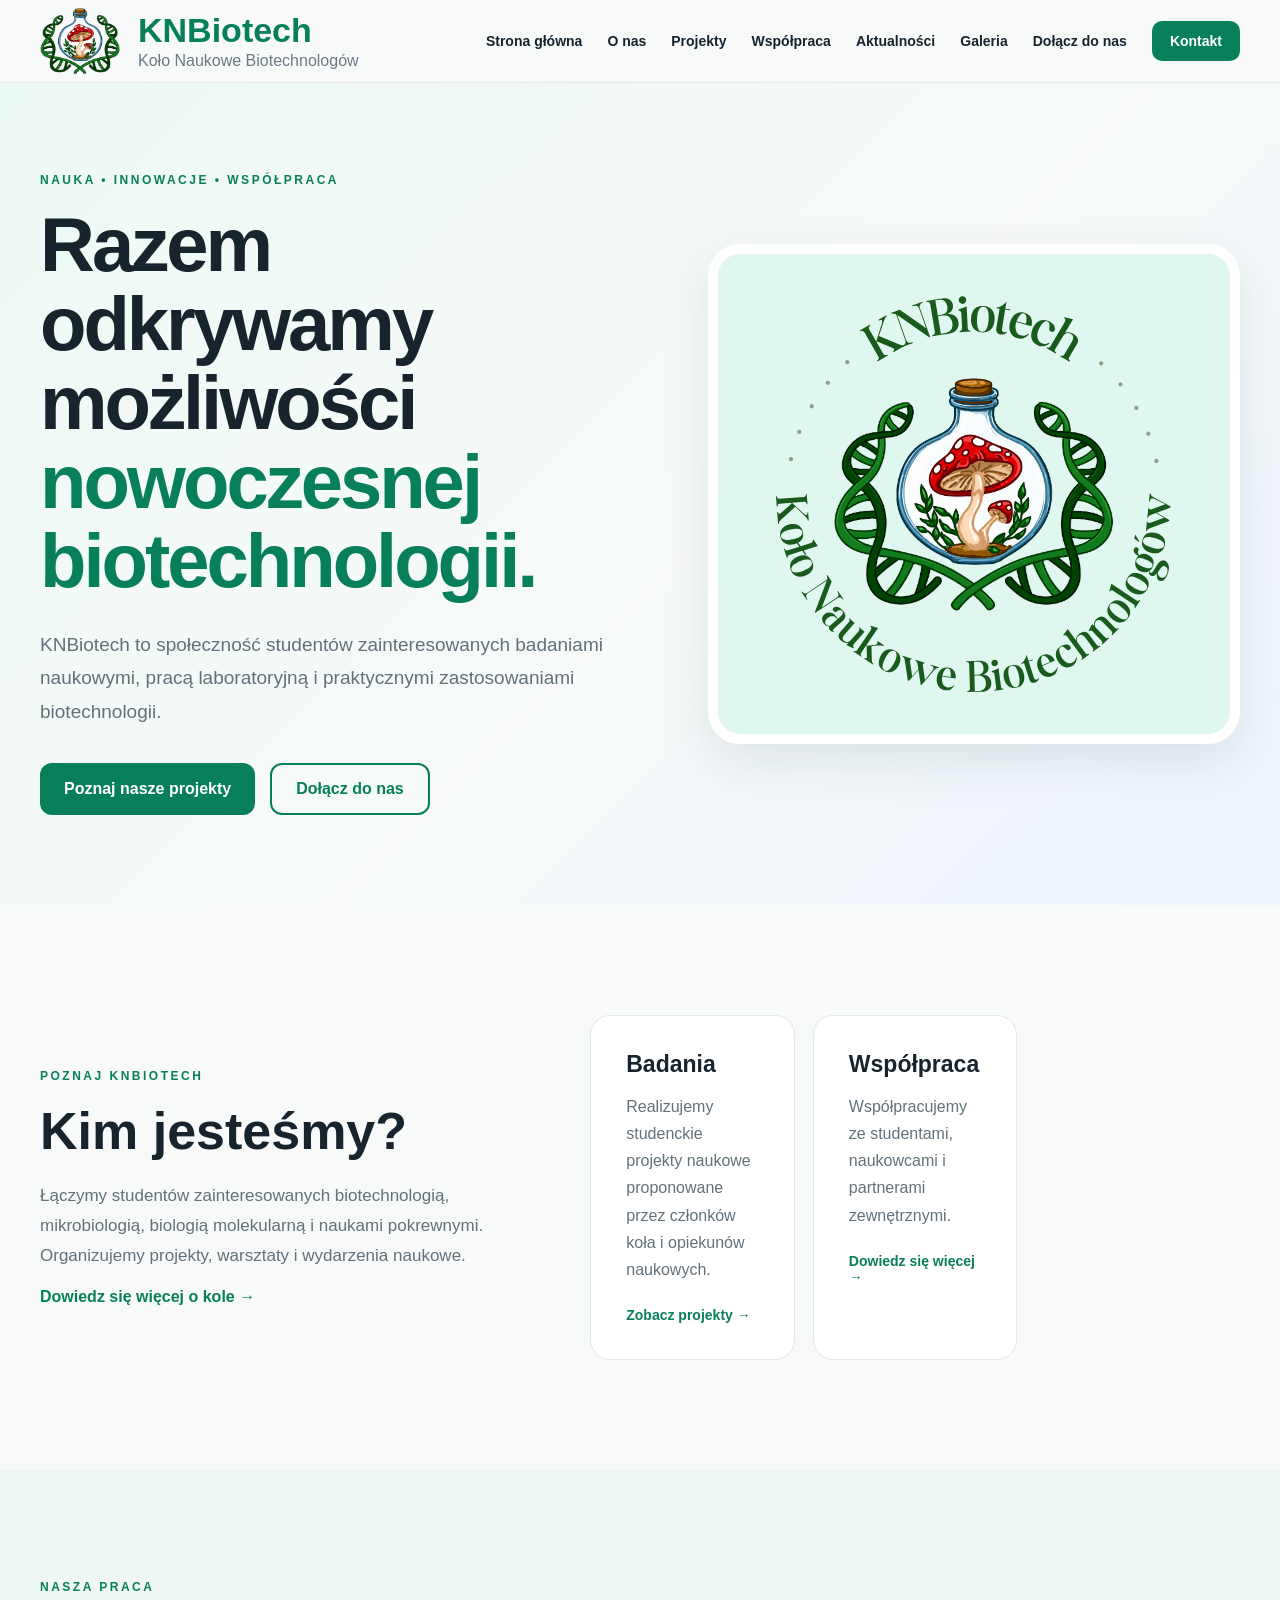
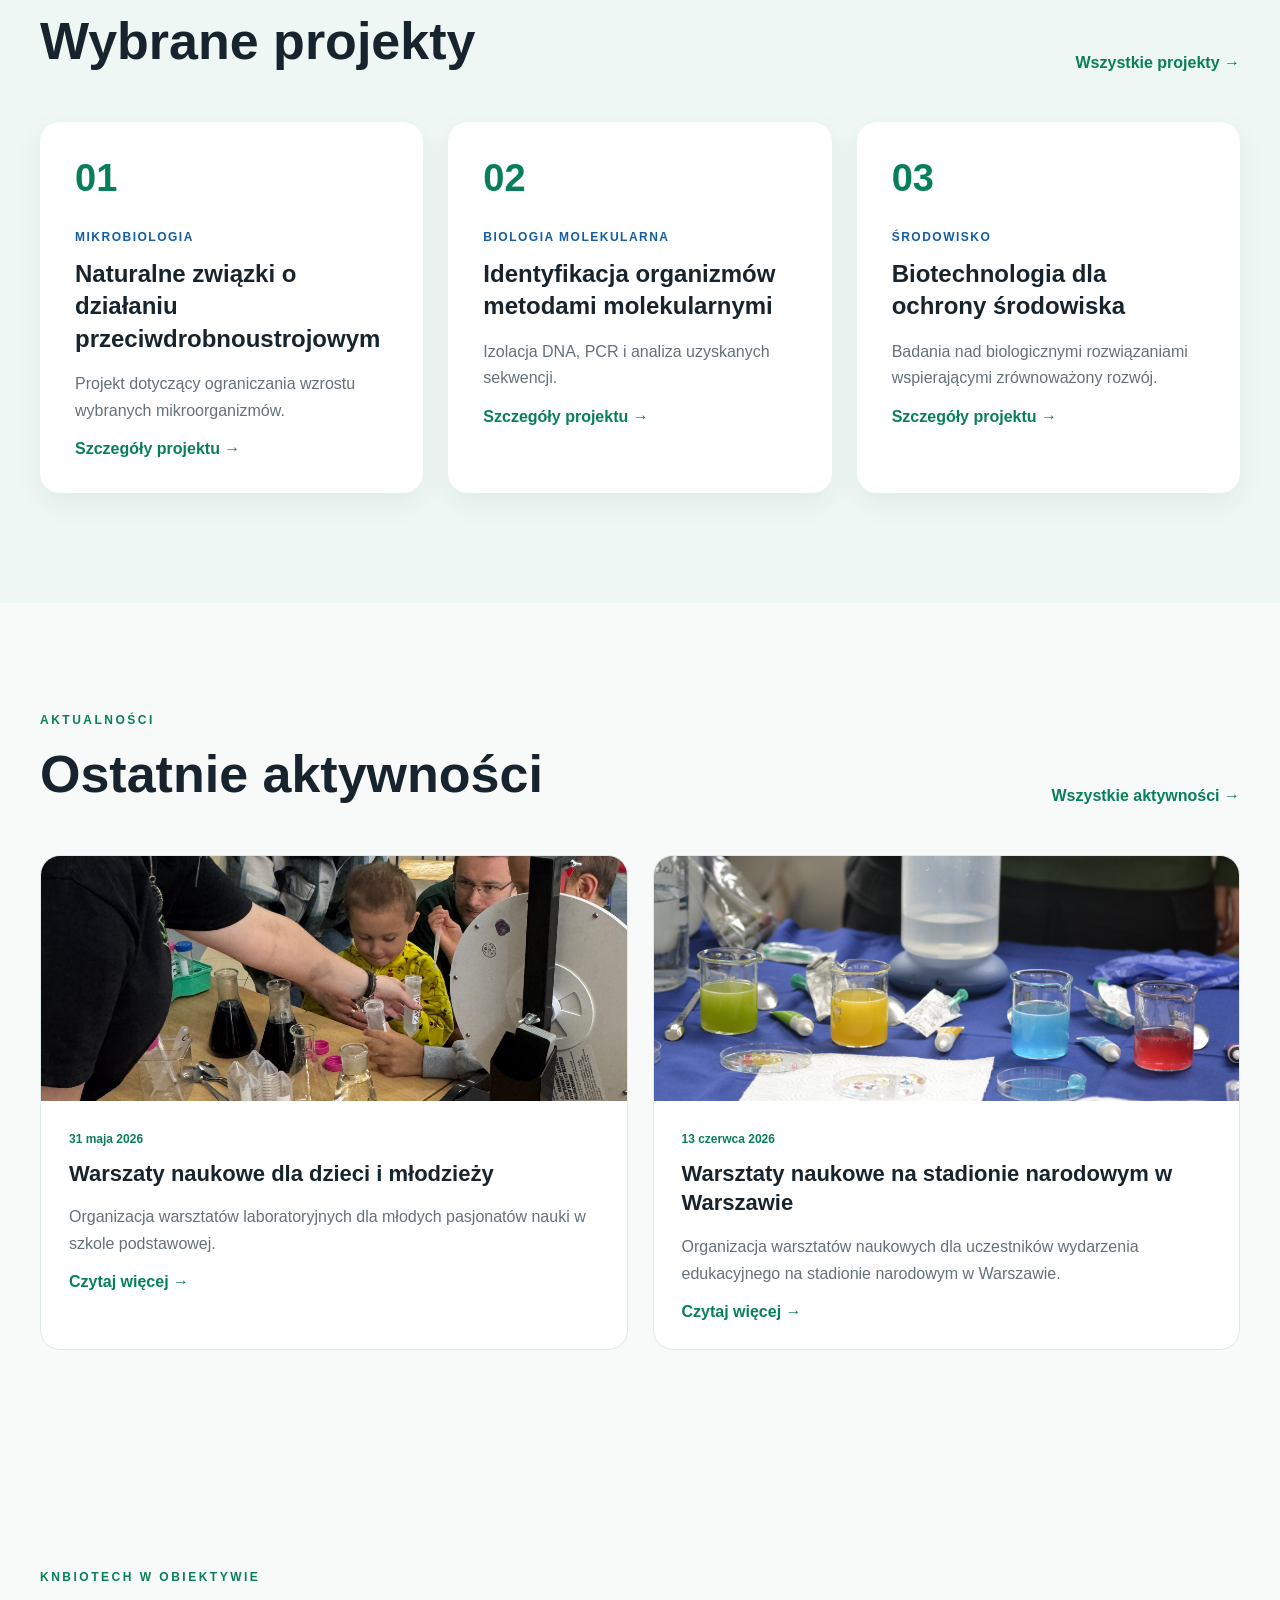
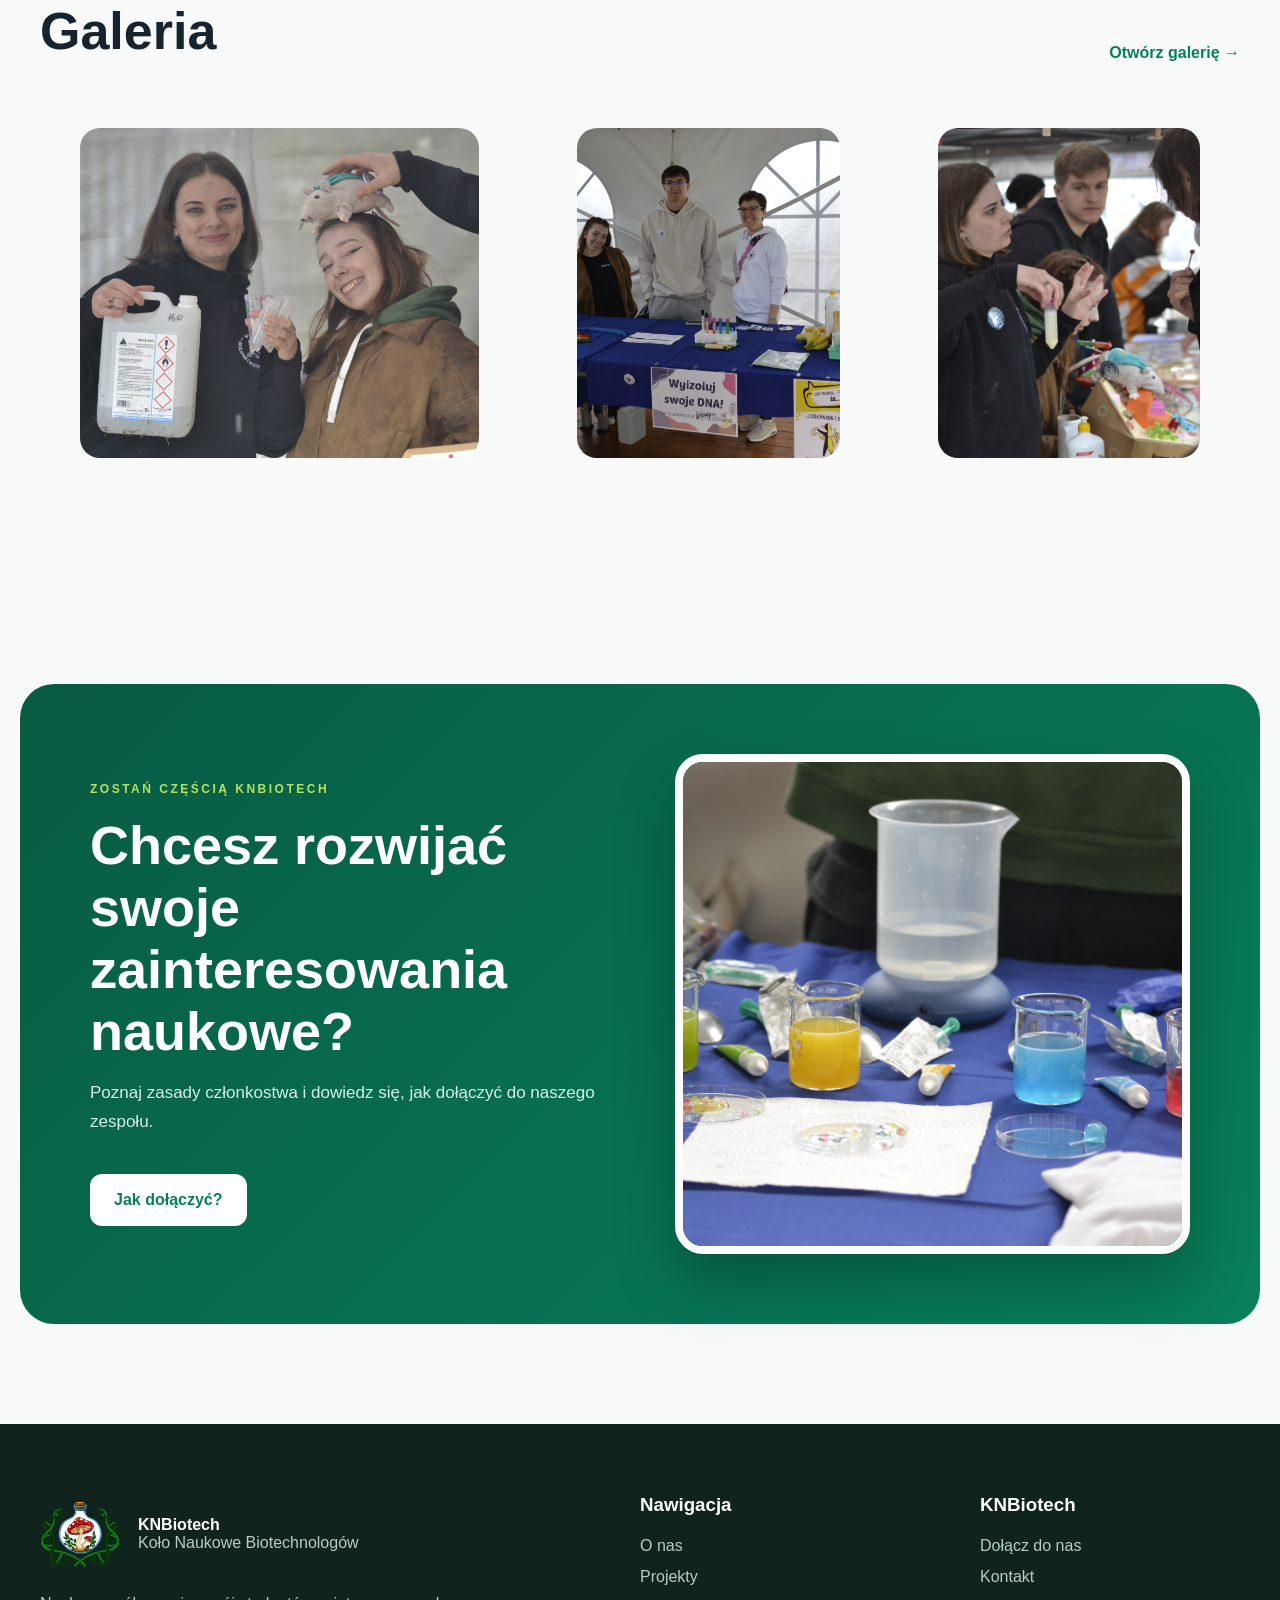
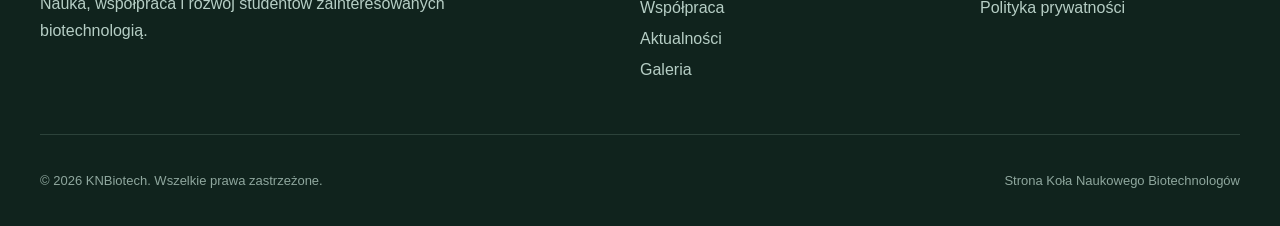
<file: index.html>
<!DOCTYPE html>
<html lang="pl">

<head>
    <meta charset="UTF-8">

    <meta
        name="viewport"
        content="width=device-width, initial-scale=1.0"
    >

    <meta
        name="description"
        content="Oficjalna strona Koła Naukowego Biotechnologów KNBiotech. Poznaj nasze projekty, działalność naukową, wydarzenia i możliwości dołączenia do koła."
    >

    <title>KNBiotech | Koło Naukowe Biotechnologów</title>

    <link rel="stylesheet" href="style.css">

    <script src="script.js" defer></script>
</head>

<body>

    <!-- =========================
         NAVIGATION
    ========================== -->

<header class="site-header">
    <nav class="navbar">

        <a class="logo" href="index.html">

            <img
                src="Images/LOGOS/LOGO5.svg"
                alt="KNBiotech Logo"
                class="navbar-logo"
            >

            <div class="logo-text">

                <h2>KNBiotech</h2>

                <p>Koło Naukowe Biotechnologów</p>

            </div>

        </a>

        <button
            class="menu-button"
            id="menu-button"
            type="button"
            aria-label="Otwórz menu"
            aria-expanded="false"
            aria-controls="nav-links"
        >
            <span></span>
            <span></span>
            <span></span>
        </button>

        <div class="nav-links" id="nav-links">
            <a href="index.html">Strona główna</a>
            <a href="about.html">O nas</a>
            <a href="projects.html">Projekty</a>
            <a href="cooperation.html">Współpraca</a>
            <a href="activities.html">Aktualności</a>
            <a href="gallery.html">Galeria</a>
            <a href="join.html">Dołącz do nas</a>

            <a class="nav-contact-button" href="contact.html">
                Kontakt
            </a>
        </div>

    </nav>
</header>


<main>

    <!-- Hero -->
    <section class="hero">

        <div class="hero-content">

            <div class="hero-text">

                <p class="eyebrow">
                    NAUKA • INNOWACJE • WSPÓŁPRACA
                </p>

                <h1>
                    Razem odkrywamy możliwości
                    <span>nowoczesnej biotechnologii.</span>
                </h1>

                <p class="hero-description">
                    KNBiotech to społeczność studentów zainteresowanych
                    badaniami naukowymi, pracą laboratoryjną i praktycznymi
                    zastosowaniami biotechnologii.
                </p>

                <div class="hero-buttons">

                    <a class="primary-button" href="projects.html">
                        Poznaj nasze projekty
                    </a>

                    <a class="secondary-button" href="join.html">
                        Dołącz do nas
                    </a>

                </div>

            </div>

            <div class="hero-visual">

                <div class="hero-image-card">

                    <img
                        src="LOGO.svg"
                        alt="LOGO KNBiotech"
                    >

                </div>

            </div>

        </div>

    </section>

    <!-- About preview -->
    <section class="section homepage-preview">

        <div class="preview-content">

            <p class="eyebrow">
                POZNAJ KNBIOTECH
            </p>

            <h2>
                Kim jesteśmy?
            </h2>

            <p>
                Łączymy studentów zainteresowanych biotechnologią,
                mikrobiologią, biologią molekularną i naukami pokrewnymi.
                Organizujemy projekty, warsztaty i wydarzenia naukowe.
            </p>

            <a class="text-link" href="about.html">
                Dowiedz się więcej o kole →
            </a>

        </div>

<div class="preview-card-grid">

    <a class="about-card clickable-card" href="projects.html">
        
        <h3>Badania</h3>
        <p>

            Realizujemy studenckie projekty naukowe proponowane przez członków koła i opiekunów naukowych.

        </p>
        <span class="card-arrow">

            Zobacz projekty →

        </span>
    </a>

    <a class="about-card clickable-card" href="cooperation.html">

        <h3>Współpraca</h3>
        <p>

            Współpracujemy ze studentami, naukowcami

            i partnerami zewnętrznymi.

        </p>
        <span class="card-arrow">

            Dowiedz się więcej →

        </span>
    </a>
</div>

    </section>

    <!-- Projects preview -->
    <section class="section projects-preview">

        <div class="section-title-row">

            <div>
                <p class="eyebrow">NASZA PRACA</p>
                <h2>Wybrane projekty</h2>
            </div>

            <a class="text-link" href="projects.html">
                Wszystkie projekty →
            </a>

        </div>

        <div class="projects-grid">

            <article class="project-card">

                <div class="project-top">
                    <span class="project-number">01</span>
                </div>

                <p class="project-category">
                    Mikrobiologia
                </p>

                <h3>
                    Naturalne związki o działaniu przeciwdrobnoustrojowym
                </h3>

                <p>
                    Projekt dotyczący ograniczania wzrostu wybranych
                    mikroorganizmów.
                </p>

                <a href="projects.html">
                    Szczegóły projektu →
                </a>

            </article>

            <article class="project-card">

                <div class="project-top">
                    <span class="project-number">02</span>
                    <span class="project-icon"></span>
                </div>

                <p class="project-category">
                    Biologia molekularna
                </p>

                <h3>
                    Identyfikacja organizmów metodami molekularnymi
                </h3>

                <p>
                    Izolacja DNA, PCR i analiza uzyskanych sekwencji.
                </p>

                <a href="projects.html">
                    Szczegóły projektu →
                </a>

            </article>

            <article class="project-card">

                <div class="project-top">
                    <span class="project-number">03</span>
                    <span class="project-icon"></span>
                </div>

                <p class="project-category">
                    Środowisko
                </p>

                <h3>
                    Biotechnologia dla ochrony środowiska
                </h3>

                <p>
                    Badania nad biologicznymi rozwiązaniami wspierającymi
                    zrównoważony rozwój.
                </p>

                <a href="projects.html">
                    Szczegóły projektu →
                </a>

            </article>

        </div>

    </section>

    <!-- Activities preview -->
    <section class="section activities-preview">

        <div class="section-title-row">

            <div>
                <p class="eyebrow">AKTUALNOŚCI</p>
                <h2>Ostatnie aktywności</h2>
            </div>

            <a class="text-link" href="activities.html">
                Wszystkie aktywności →
            </a>

        </div>

        <div class="activities-grid">

            <article class="activity-card">

                <div class="activity-image">

                    <img
                        src="Images/LAS/KABATY.jpg"
                        alt="Warsztaty laboratoryjne"
                    >

                    <div class="image-fallback">
                        <span>🔬</span>
                        <p>Warsztaty laboratoryjne</p>
                    </div>

                </div>

                <div class="activity-content">

                    <time datetime="2026-05-31">
                        31 maja 2026
                    </time>

                    <h3>
                        Warszaty naukowe dla dzieci i młodzieży
                    </h3>

                    <p>
                        Organizacja warsztatów laboratoryjnych dla młodych
                        pasjonatów nauki w szkole podstawowej.
                    </p>

                    <a href="activities.html">
                        Czytaj więcej →
                    </a>

                </div>

            </article>

            <article class="activity-card">

                <div class="activity-image">

                    <img
                        src="./DSC2059.JPG"
                        alt="Warsztaty naukowe na stadionie narodowym"
                    >

                    <div class="image-fallback">
                        <span>👩‍🔬</span>
                        <p>Warsztaty naukowe na stadionie narodowym</p>
                    </div>

                </div>

                <div class="activity-content">

                    <time datetime="2026-06-13">
                        13 czerwca 2026
                    </time>

                    <h3>
                        Warsztaty naukowe na stadionie narodowym w Warszawie
                    </h3>

                    <p>
                        Organizacja warsztatów naukowych dla uczestników wydarzenia
                        edukacyjnego na stadionie narodowym w Warszawie.
                    </p>

                    <a href="activities.html">
                        Czytaj więcej →
                    </a>

                </div>

            </article>

        </div>

    </section>

    <!-- Gallery preview -->
    <section class="section gallery-preview">

        <div class="section-title-row">

            <div>
                <p class="eyebrow">KNBIOTECH W OBIEKTYWIE</p>
                <h2>Galeria</h2>
            </div>

            <a class="text-link" href="gallery.html">
                Otwórz galerię →
            </a>

        </div>

        <div class="homepage-gallery">
        
            <figure class="homepage-gallery-item">
                <img
                    src="DSC1289.JPG?v=2"
                    alt="Praca laboratoryjna"
                >
            </figure>
        
            <figure class="homepage-gallery-item">
                <img
                    src="DSC1952.JPG?v=2"
                    alt="Spotkanie członków koła"
                >
            </figure>
        
            <figure class="homepage-gallery-item">
                <img
                    src="DSC1263.JPG?v=2"
                    alt="Prezentacja naukowa"
                >
            </figure>
        
        </div>

    </section>

    <!-- Join preview -->
    <section class="join-section">

        <div class="join-content">

            <p class="eyebrow">
                ZOSTAŃ CZĘŚCIĄ KNBIOTECH
            </p>

            <h2>
                Chcesz rozwijać swoje zainteresowania naukowe?
            </h2>

            <p>
                Poznaj zasady członkostwa i dowiedz się, jak dołączyć
                do naszego zespołu.
            </p>

            <a class="light-button" href="join.html">
                Jak dołączyć?
            </a>

        </div>
        <div class="join-image">

        <img
            src="DSC2059.JPG"
            alt="Członkowie KNBiotech podczas warsztatów"
        >

        </div>

    </section>

</main>

    <!-- =========================
         FOOTER
    ========================== -->

    <footer class="site-footer">

        <div class="footer-main">

            <div class="footer-brand">

                <a class="logo footer-logo" href="index.html">

                    <img
                        src="Images/LOGOS/LOGO5.svg"
                        alt="KNBiotech Logo"
                        class="navbar-logo"
                    >

                    <div class="logo-text">
                        <strong>KNBiotech</strong>
                        <span>Koło Naukowe Biotechnologów</span>
                    </div>

                </a>

                <p>
                    Nauka, współpraca i rozwój studentów zainteresowanych
                    biotechnologią.
                </p>

            </div>

            <div class="footer-column">

                <h3>Nawigacja</h3>

                <a href="#about">O nas</a>
                <a href="#projects">Projekty</a>
                <a href="cooperation.html">Współpraca</a>
                <a href="#activities">Aktualności</a>
                <a href="#gallery">Galeria</a>

            </div>

            <div class="footer-column">

                <h3>KNBiotech</h3>

                <a href="#join">Dołącz do nas</a>
                <a href="#contact">Kontakt</a>
                <a href="#">Polityka prywatności</a>

            </div>

        </div>

        <div class="footer-bottom">

            <p>
                © 2026 KNBiotech. Wszelkie prawa zastrzeżone.
            </p>

            <p>
                Strona Koła Naukowego Biotechnologów
            </p>

        </div>

    </footer>

    <button
        class="back-to-top"
        id="back-to-top"
        type="button"
        aria-label="Wróć na górę strony"
    >
        ↑
    </button>

</body>

</html>
</file>
<file: style.css>
/* ==============================
   BASIC SETTINGS
============================== */

:root {
    --primary: #087f5b;
    --primary-dark: #056348;
    --primary-light: #dff7ee;

    --secondary: #145da0;
    --secondary-light: #e5f2ff;

    --accent: #b6e35f;

    --text: #17242d;
    --text-light: #63717a;

    --background: #f7faf9;
    --white: #ffffff;
    --border: #dfe9e5;

    --shadow:
        0 18px 50px rgba(20, 50, 40, 0.1);

    --radius-small: 12px;
    --radius-medium: 20px;
    --radius-large: 32px;
}

* {
    box-sizing: border-box;
}

html {
    scroll-behavior: smooth;
}

body {
    margin: 0;
    font-family:
        Arial,
        Helvetica,
        sans-serif;

    background-color: var(--background);
    color: var(--text);
}

img {
    display: block;
    max-width: 100%;
}

a {
    color: inherit;
}

button,
input,
textarea {
    font: inherit;
}


/* ==============================
   HEADER AND NAVIGATION
============================== */

.site-header {
    position: sticky;
    top: 0;
    z-index: 1000;

    background-color: rgba(247, 250, 249, 0.92);
    border-bottom: 1px solid rgba(20, 50, 40, 0.08);

    backdrop-filter: blur(15px);
}

.navbar {
    width: min(1200px, calc(100% - 40px));
    min-height: 82px;
    max-height: 100px;
    margin: 0 auto;

    display: flex;
    align-items: center;
    justify-content: space-between;
    gap: 35px;
}

.logo {
    display: flex;
    align-items: center;
    gap: 18px;
    text-decoration: none;
    flex-shrink: 0;
}

.navbar-logo {
    width: 80px;
    height: 80px;
    object-fit: contain;
}

.logo-text {
    display: flex;
    flex-direction: column;
    justify-content: center;
}

.logo-text h2 {
    margin: 0;
    color: var(--primary);
    font-size: 34px;
    font-weight: 800;
    line-height: 1;
}

.logo-text p {
    margin: 5px 0 0;
    color: #6c7984;
    font-size: 16px;
    font-weight: 500;
}

@media (max-width: 900px){

    .navbar-logo{
        width:58px;
        height:58px;
    }

    .logo-text h2{
        font-size:28px;
    }

    .logo-text p{
        font-size:13px;
    }

}

.nav-links {
    display: flex;
    align-items: center;
    gap: 25px;
}

.nav-links a {
    position: relative;

    color: var(--text);
    text-decoration: none;
    font-size: 14px;
    font-weight: 700;
}

.nav-links a:not(.nav-contact-button)::after {
    position: absolute;
    right: 0;
    bottom: -8px;
    left: 0;

    height: 2px;

    background-color: var(--primary);
    content: "";

    transform: scaleX(0);
    transition: transform 0.25s;
}

.nav-links a:hover::after,
.nav-links a.active::after {
    transform: scaleX(1);
}

.nav-links a.active {
    color: var(--primary);
}

.nav-contact-button {
    padding: 12px 18px;

    background-color: var(--primary);
    color: white !important;

    border-radius: 10px;
}

.nav-contact-button:hover {
    background-color: var(--primary-dark);
}

.menu-button {
    display: none;

    width: 45px;
    height: 42px;

    padding: 8px;

    border: none;
    background: transparent;

    cursor: pointer;
}

.menu-button span {
    display: block;

    width: 100%;
    height: 3px;

    margin: 5px 0;

    background-color: var(--text);
    border-radius: 10px;

    transition: 0.3s;
}


/* ==============================
   REUSABLE ELEMENTS
============================== */

.section {
    width: min(1200px, calc(100% - 40px));
    margin: 0 auto;
    padding: 110px 0;
}

.eyebrow {
    margin: 0 0 18px;

    color: var(--primary);

    font-size: 12px;
    font-weight: 800;
    letter-spacing: 2.5px;
}

.section-heading {
    display: grid;
    grid-template-columns: 1.1fr 0.9fr;
    gap: 80px;
    align-items: end;

    margin-bottom: 55px;
}

.section-heading h2,
.section-title-row h2,
.contact-content h2 {
    margin: 0;

    font-size: clamp(34px, 5vw, 52px);
    line-height: 1.15;
}

.section-description {
    margin: 0;

    color: var(--text-light);

    font-size: 17px;
    line-height: 1.75;
}

.section-title-row {
    display: flex;
    align-items: flex-end;
    justify-content: space-between;
    gap: 40px;

    margin-bottom: 50px;
}

.text-link {
    color: var(--primary);
    text-decoration: none;
    font-weight: 800;
}

.text-link:hover {
    text-decoration: underline;
}

.primary-button,
.secondary-button,
.light-button {
    display: inline-flex;
    align-items: center;
    justify-content: center;

    min-height: 52px;
    padding: 14px 24px;

    border-radius: 12px;

    text-decoration: none;
    font-weight: 800;

    transition:
        transform 0.25s,
        box-shadow 0.25s,
        background-color 0.25s;
}

.primary-button {
    background-color: var(--primary);
    color: white;
}

.primary-button:hover {
    background-color: var(--primary-dark);

    box-shadow:
        0 15px 30px rgba(8, 127, 91, 0.24);

    transform: translateY(-3px);
}

.secondary-button {
    border: 2px solid var(--primary);
    color: var(--primary);
}

.secondary-button:hover {
    background-color: var(--primary-light);
    transform: translateY(-3px);
}


/* ==============================
   HERO
============================== */

.hero {
    position: relative;
    overflow: hidden;

    min-height: 720px;

    display: flex;
    align-items: center;

    background:
        linear-gradient(
            135deg,
            #edf9f5 0%,
            #f7faf9 55%,
            #edf5ff 100%
        );
}

.hero-content {
    position: relative;
    z-index: 2;

    width: min(1200px, calc(100% - 40px));
    margin: 0 auto;
    padding: 90px 0;

    display: grid;
    grid-template-columns: 1.05fr 0.95fr;
    align-items: center;
    gap: 80px;
}

.hero h1 {
    margin: 0;

    font-size: clamp(48px, 6vw, 76px);
    line-height: 1.04;
    letter-spacing: -3px;
}

.hero h1 span {
    display: block;
    color: var(--primary);
}

.hero-description {
    max-width: 670px;
    margin: 28px 0 0;

    color: var(--text-light);

    font-size: 19px;
    line-height: 1.75;
}

.hero-buttons {
    display: flex;
    flex-wrap: wrap;
    gap: 15px;

    margin-top: 35px;
}

.hero-details {
    display: grid;
    grid-template-columns: repeat(3, 1fr);
    gap: 20px;

    margin-top: 55px;
}

.hero-details div {
    padding-left: 15px;
    border-left: 3px solid var(--accent);
}

.hero-details strong,
.hero-details span {
    display: block;
}

.hero-details strong {
    margin-bottom: 6px;
    font-size: 16px;
}

.hero-details span {
    color: var(--text-light);
    font-size: 12px;
    line-height: 1.45;
}

.hero-visual {
    position: relative;
}

.hero-image-card {
    position: relative;
    overflow: hidden;

    min-height: 500px;

    background-color: var(--primary-light);

    border: 10px solid white;
    border-radius: var(--radius-large);

    box-shadow: var(--shadow);
}

.hero-image-card img {
    position: absolute;
    z-index: 2;

    width: 100%;
    height: 100%;

    object-fit: cover;
}

.image-fallback {
    position: absolute;
    inset: 0;
    z-index: 1;

    display: flex;
    flex-direction: column;
    align-items: center;
    justify-content: center;

    color: var(--primary);
    text-align: center;
}

.image-fallback span {
    font-size: 65px;
}

.floating-card {
    position: absolute;
    z-index: 3;

    display: flex;
    align-items: center;
    gap: 12px;

    max-width: 245px;
    padding: 18px;

    background-color: white;
    border-radius: 17px;

    box-shadow: var(--shadow);
}

.floating-card span {
    font-size: 30px;
}

.floating-card strong,
.floating-card p {
    display: block;
    margin: 0;
}

.floating-card strong {
    margin-bottom: 5px;
}

.floating-card p {
    color: var(--text-light);
    font-size: 12px;
}

.floating-card-top {
    top: 35px;
    left: -55px;
}

.floating-card-bottom {
    right: -35px;
    bottom: 40px;
}

.hero-decoration {
    position: absolute;
    border-radius: 50%;
}

.hero-decoration-one {
    top: -130px;
    right: -80px;

    width: 370px;
    height: 370px;

    background-color: rgba(182, 227, 95, 0.18);
}

.hero-decoration-two {
    bottom: -180px;
    left: -130px;

    width: 420px;
    height: 420px;

    background-color: rgba(20, 93, 160, 0.08);
}


/* ==============================
   ABOUT
============================== */

.about-grid {
    display: grid;
    grid-template-columns: repeat(3, 1fr);
    gap: 25px;
}

.about-card {
    padding: 35px;

    background-color: white;
    border: 1px solid var(--border);
    border-radius: var(--radius-medium);

    transition:
        transform 0.3s,
        box-shadow 0.3s;
}

.about-card:hover {
    box-shadow: var(--shadow);
    transform: translateY(-8px);
}

.about-icon {
    width: 58px;
    height: 58px;

    display: grid;
    place-items: center;

    margin-bottom: 25px;

    background-color: var(--primary-light);
    border-radius: 17px;

    font-size: 29px;
}

.about-card h3 {
    margin: 0 0 15px;
    font-size: 23px;
}

.about-card p {
    margin: 0;

    color: var(--text-light);

    line-height: 1.7;
}


/* ==============================
   STATISTICS
============================== */

.statistics-section {
    padding: 65px 20px;

    background-color: var(--primary);
    color: white;
}

.statistics-grid {
    width: min(1100px, 100%);
    margin: 0 auto;

    display: grid;
    grid-template-columns: repeat(4, 1fr);
    gap: 30px;
}

.statistic {
    text-align: center;
}

.statistic strong {
    display: block;

    font-size: 48px;
}

.statistic span {
    color: #d9f6ec;
}

.statistics-note {
    margin: 25px 0 0;

    color: #ccecdf;
    text-align: center;
    font-size: 12px;
}


/* ==============================
   ACTIVITIES
============================== */
.clickable-card {
    display: block;
    color: inherit;
    text-decoration: none;
    cursor: pointer;
}

.clickable-card:hover {
    border-color: var(--primary);
    box-shadow: var(--shadow);
    transform: translateY(-8px);
}

.card-arrow {
    display: inline-block;
    margin-top: 24px;

    color: var(--primary);

    font-size: 14px;
    font-weight: 800;

    transition: transform 0.25s;
}

.clickable-card:hover .card-arrow {
    transform: translateX(6px);
}

.clickable-card:focus-visible {
    outline: 3px solid var(--primary);
    outline-offset: 5px;
}

.activities-grid {
    display: grid;
    grid-template-columns: 1.2fr 0.9fr 0.9fr;
    gap: 25px;
}

.activity-card {
    overflow: hidden;

    background-color: white;
    border: 1px solid var(--border);
    border-radius: var(--radius-medium);

    transition:
        transform 0.3s,
        box-shadow 0.3s;
}

.activity-card:hover {
    box-shadow: var(--shadow);
    transform: translateY(-7px);
}

.activity-image {
    position: relative;
    overflow: hidden;

    height: 245px;

    background-color: var(--primary-light);
}

.featured-activity .activity-image {
    height: 310px;
}

.activity-image img {
    position: absolute;
    z-index: 2;

    width: 100%;
    height: 100%;

    object-fit: cover;
}

.activity-category {
    position: absolute;
    top: 18px;
    left: 18px;
    z-index: 3;

    padding: 8px 12px;

    background-color: var(--primary);
    color: white;

    border-radius: 20px;

    font-size: 12px;
    font-weight: 800;
}

.activity-content {
    padding: 28px;
}

.activity-content time {
    color: var(--primary);
    font-size: 12px;
    font-weight: 800;
}

.activity-content h3 {
    margin: 12px 0;

    font-size: 22px;
    line-height: 1.35;
}

.activity-content p {
    color: var(--text-light);
    line-height: 1.65;
}

.activity-content a {
    color: var(--primary);
    text-decoration: none;
    font-weight: 800;
}


/* ==============================
   PROJECTS
============================== */

.projects-section {
    width: 100%;
    max-width: none;
    padding-right: max(20px, calc((100% - 1200px) / 2));
    padding-left: max(20px, calc((100% - 1200px) / 2));

    background-color: #eef7f4;
}

.projects-grid {
    display: grid;
    grid-template-columns: repeat(3, 1fr);
    gap: 25px;
}

.project-card {
    padding: 35px;

    background-color: white;
    border-radius: var(--radius-medium);

    box-shadow:
        0 10px 30px rgba(20, 50, 40, 0.06);

    transition:
        transform 0.3s,
        box-shadow 0.3s;
}

.project-card:hover {
    box-shadow: var(--shadow);
    transform: translateY(-8px);
}

.project-top {
    display: flex;
    align-items: center;
    justify-content: space-between;
}

.project-number {
    color: var(--primary);
    font-size: 38px;
    font-weight: 800;
}

.project-icon {
    font-size: 38px;
}

.project-category {
    margin-top: 30px;

    color: var(--secondary);

    font-size: 12px;
    font-weight: 800;
    letter-spacing: 1.5px;
    text-transform: uppercase;
}

.project-card h3 {
    margin: 14px 0;

    font-size: 24px;
    line-height: 1.35;
}

.project-card > p:not(.project-category) {
    color: var(--text-light);
    line-height: 1.65;
}

.project-tags {
    display: flex;
    flex-wrap: wrap;
    gap: 8px;

    margin: 25px 0;
}

.project-tags span {
    padding: 7px 11px;

    background-color: var(--primary-light);
    color: var(--primary);

    border-radius: 20px;

    font-size: 12px;
    font-weight: 800;
}

.project-card a {
    color: var(--primary);
    text-decoration: none;
    font-weight: 800;
}


/* ==============================
   GALLERY
============================== */

.gallery-description {
    max-width: 440px;
    margin: 0;

    color: var(--text-light);
    line-height: 1.7;
}

.gallery-grid {
    display: grid;
    grid-template-columns: 1.4fr 1fr 1fr;
    grid-template-rows: repeat(2, 230px);
    gap: 18px;
}

.gallery-item {
    position: relative;
    overflow: hidden;

    min-height: 230px;
    margin: 0;

    background-color: var(--primary-light);
    border-radius: var(--radius-medium);
}

.gallery-item-large {
    grid-row: 1 / 3;
}

.gallery-item img {
    position: absolute;
    z-index: 2;

    width: 100%;
    height: 100%;

    object-fit: cover;

    transition: transform 0.5s;
}

.gallery-item:hover img {
    transform: scale(1.05);
}

.gallery-item figcaption {
    position: absolute;
    right: 18px;
    bottom: 18px;
    left: 18px;
    z-index: 3;

    padding: 12px;

    background-color: rgba(10, 35, 27, 0.72);
    color: white;

    border-radius: 10px;

    font-weight: 700;
}

.gallery-placeholder {
    background:
        linear-gradient(
            135deg,
            var(--primary),
            var(--secondary)
        );
}

.gallery-more {
    position: absolute;
    inset: 0;

    display: flex;
    flex-direction: column;
    align-items: center;
    justify-content: center;

    color: white;
    text-align: center;
}

.gallery-more strong {
    font-size: 24px;
}

.gallery-more span {
    margin-top: 8px;
    color: #e3f6ef;
}


/* ==============================
   JOIN
============================== */

.join-section {
    width: min(1300px, calc(100% - 40px));
    margin: 100px auto;
    padding: 70px;
    display: grid;
    grid-template-columns: 1fr 1fr;
    gap: 70px;
    align-items: center;
    background:
        linear-gradient(
            135deg,
            #075b43,
            #087f5b
        );
    border-radius: 34px;
    color: white;
}

.join-image{
    display:flex;
    justify-content:center;
    align-items:center;
}

.join-image img{
    width:100%;
    max-width:550px;
    height:500px;
    object-fit:cover;
    border-radius:28px;
    border:8px solid white;
    box-shadow:
        0 30px 60px rgba(0,0,0,.25);
}

.join-section .eyebrow {
    color: var(--accent);
}

.join-content h2 {
    margin: 0;

    font-size: clamp(36px, 5vw, 54px);
}

.join-content > p:not(.eyebrow) {
    max-width: 650px;

    color: #d4f1e7;

    font-size: 17px;
    line-height: 1.7;
}

.light-button {
    margin-top: 20px;

    background-color: white;
    color: var(--primary);
}

.light-button:hover {
    box-shadow:
        0 15px 30px rgba(0, 0, 0, 0.18);

    transform: translateY(-3px);
}

.join-features {
    display: grid;
    gap: 16px;
}

.join-features div {
    display: flex;
    align-items: center;
    gap: 18px;

    padding: 20px;

    background-color: rgba(255, 255, 255, 0.1);
    border: 1px solid rgba(255, 255, 255, 0.15);

    border-radius: 15px;
}

.join-features span {
    color: var(--accent);
    font-weight: 800;
}

.join-features p {
    margin: 0;
}


/* ==============================
   CONTACT
============================== */

.contact-section {
    display: grid;
    grid-template-columns: 0.85fr 1.15fr;
    gap: 80px;
    align-items: center;
}

.contact-content > p:not(.eyebrow) {
    color: var(--text-light);

    font-size: 17px;
    line-height: 1.7;
}

.contact-options {
    display: grid;
    gap: 15px;
}

.contact-options > a,
.contact-option {
    display: flex;
    align-items: center;
    gap: 18px;

    padding: 22px;

    background-color: white;
    border: 1px solid var(--border);
    border-radius: 15px;

    text-decoration: none;

    transition:
        transform 0.3s,
        box-shadow 0.3s;
}

.contact-options > a:hover {
    box-shadow: var(--shadow);
    transform: translateX(7px);
}

.contact-options span {
    font-size: 28px;
}

.contact-options small,
.contact-options strong {
    display: block;
}

.contact-options small {
    margin-bottom: 5px;
    color: var(--text-light);
}


/* ==============================
   FOOTER
============================== */

.site-footer {
    padding: 70px 20px 25px;

    background-color: #10231d;
    color: white;
}

.footer-main {
    width: min(1200px, 100%);
    margin: 0 auto;

    display: grid;
    grid-template-columns: 2fr 1fr 1fr;
    gap: 80px;
}

.footer-logo .logo-text strong {
    color: white;
}

.footer-logo .logo-text span {
    color: #b6cec5;
}

.footer-brand > p {
    max-width: 450px;
    color: #b6cec5;
    line-height: 1.7;
}

.footer-column {
    display: flex;
    flex-direction: column;
    gap: 13px;
}

.footer-column h3 {
    margin: 0 0 8px;
}

.footer-column a {
    color: #b6cec5;
    text-decoration: none;
}

.footer-column a:hover {
    color: white;
}

.footer-bottom {
    width: min(1200px, 100%);
    margin: 55px auto 0;
    padding-top: 25px;

    display: flex;
    justify-content: space-between;
    gap: 20px;

    border-top: 1px solid #2c423a;

    color: #8fa79e;
    font-size: 13px;
}


/* ==============================
   BACK TO TOP
============================== */

.back-to-top {
    position: fixed;
    right: 25px;
    bottom: 25px;
    z-index: 900;

    width: 50px;
    height: 50px;

    border: none;
    border-radius: 50%;

    background-color: var(--primary);
    color: white;

    box-shadow:
        0 10px 25px rgba(8, 127, 91, 0.28);

    cursor: pointer;
    font-size: 22px;

    opacity: 0;
    visibility: hidden;
    transform: translateY(12px);

    transition: 0.3s;
}

.back-to-top.visible {
    opacity: 1;
    visibility: visible;
    transform: translateY(0);
}


/* ==============================
   RESPONSIVE DESIGN
============================== */

@media (max-width: 1000px) {

    .menu-button {
        display: block;
    }

    .nav-links {
        position: absolute;
        top: 82px;
        right: 20px;
        left: 20px;

        display: flex;
        flex-direction: column;
        align-items: stretch;
        gap: 5px;

        padding: 20px;

        background-color: white;
        border-radius: 17px;

        box-shadow: var(--shadow);

        opacity: 0;
        visibility: hidden;
        transform: translateY(-12px);

        transition: 0.3s;
    }

    .nav-links.open {
        opacity: 1;
        visibility: visible;
        transform: translateY(0);
    }

    .nav-links a {
        padding: 12px;
    }

    .nav-links a::after {
        display: none;
    }

    .hero-content,
    .join-section,
    .contact-section {
        grid-template-columns: 1fr;
    }

    .hero-text {
        order: 1;
    }

    .hero-visual {
        order: 2;
        max-width: 650px;
        margin: 0 auto;
    }

    .activities-grid,
    .projects-grid {
        grid-template-columns: 1fr 1fr;
    }

    .featured-activity {
        grid-column: 1 / 3;
    }

    .about-grid {
        grid-template-columns: 1fr;
    }
}

@media (max-width: 750px) {

    .section {
        padding: 80px 0;
    }

    .logo-text span {
        display: none;
    }

    .hero-content {
        padding: 70px 0;
    }

    .hero h1 {
        letter-spacing: -2px;
    }

    .hero-details {
        grid-template-columns: 1fr;
    }

    .floating-card {
        display: none;
    }

    .section-heading {
        grid-template-columns: 1fr;
        gap: 25px;
    }

    .section-title-row {
        align-items: flex-start;
        flex-direction: column;
    }

    .statistics-grid {
        grid-template-columns: repeat(2, 1fr);
    }

    .activities-grid,
    .projects-grid {
        grid-template-columns: 1fr;
    }

    .featured-activity {
        grid-column: auto;
    }

    .gallery-grid {
        grid-template-columns: 1fr;
        grid-template-rows: auto;
    }

    .gallery-item,
    .gallery-item-large {
        grid-row: auto;
        min-height: 300px;
    }

    .join-section {
        padding: 38px;
    }

    .footer-main {
        grid-template-columns: 1fr;
        gap: 45px;
    }

    .footer-bottom {
        flex-direction: column;
    }
}

@media (max-width: 480px) {

    .navbar {
        width: min(100% - 24px, 1200px);
    }

    .hero-content,
    .section,
    .join-section {
        width: min(100% - 28px, 1200px);
    }

    .hero-buttons {
        flex-direction: column;
    }

    .primary-button,
    .secondary-button {
        width: 100%;
    }

    .statistics-grid {
        grid-template-columns: 1fr;
    }

    .statistic {
        padding: 15px;
    }

    .activity-content,
    .project-card,
    .about-card {
        padding: 25px;
    }

    .join-section {
        margin-bottom: 80px;
        border-radius: 22px;
    }
}


.homepage-preview {
    display: grid;
    grid-template-columns: 0.85fr 1.15fr;
    gap: 70px;
    align-items: center;
}

.preview-content h2 {
    margin: 0 0 20px;
    font-size: clamp(36px, 5vw, 52px);
}

.preview-content > p:not(.eyebrow) {
    color: var(--text-light);
    font-size: 17px;
    line-height: 1.75;
}

.preview-card-grid {
    display: grid;
    grid-template-columns: repeat(3, 1fr);
    gap: 18px;
}

.projects-preview {
    width: 100%;
    max-width: none;

    padding-right: max(20px, calc((100% - 1200px) / 2));
    padding-left: max(20px, calc((100% - 1200px) / 2));

    background-color: #eef7f4;
}

.activities-preview .activities-grid {
    grid-template-columns: repeat(2, 1fr);
}

.homepage-gallery {
    display: grid;
    grid-template-columns: 1.4fr 1fr 1fr;
    gap: 18px;
}

.homepage-gallery img {
    width: 100%;
    height: 330px;
    object-fit: cover;
    border-radius: var(--radius-medium);
}

@media (max-width: 900px) {

    .homepage-preview {
        grid-template-columns: 1fr;
    }

    .preview-card-grid {
        grid-template-columns: 1fr;
    }
}

@media (max-width: 750px) {

    .activities-preview .activities-grid,
    .homepage-gallery {
        grid-template-columns: 1fr;
    }

    .homepage-gallery img {
        height: 280px;
    }
}


/* ==============================
   ABOUT PAGE
============================== */

.subpage-hero {
    background:
        linear-gradient(
            135deg,
            #edf9f5,
            #f7faf9 60%,
            #edf5ff
        );
}

.subpage-hero-content {
    width: min(1200px, calc(100% - 40px));
    min-height: 620px;
    margin: 0 auto;
    padding: 90px 0;

    display: grid;
    grid-template-columns: 1fr 0.9fr;
    align-items: center;
    gap: 80px;
}

.subpage-hero-text h1 {
    margin: 0;

    font-size: clamp(46px, 6vw, 70px);
    line-height: 1.08;
    letter-spacing: -2.5px;
}

.subpage-hero-text > p:not(.eyebrow) {
    max-width: 670px;
    margin: 28px 0 0;

    color: var(--text-light);

    font-size: 18px;
    line-height: 1.75;
}

.subpage-hero-buttons {
    display: flex;
    flex-wrap: wrap;
    gap: 15px;

    margin-top: 35px;
}

.subpage-hero-image,
.team-photo {
    position: relative;
    overflow: hidden;

    background-color: var(--primary-light);
}

.subpage-hero-image {
    min-height: 460px;

    border: 10px solid white;
    border-radius: var(--radius-large);

    box-shadow: var(--shadow);
}

.subpage-hero-image img,
.team-photo img {
    position: absolute;
    z-index: 2;

    width: 100%;
    height: 100%;

    object-fit: cover;
}

.about-introduction {
    display: grid;
    grid-template-columns: 1fr 1fr;
    gap: 90px;
    align-items: start;
}

.about-introduction h2 {
    margin: 0;

    font-size: clamp(36px, 5vw, 54px);
    line-height: 1.18;
}

.about-introduction-description p {
    margin: 0 0 22px;

    color: var(--text-light);

    font-size: 17px;
    line-height: 1.8;
}


/* Mission and vision */

.mission-section {
    padding: 100px 20px;

    background-color: #eef7f4;
}

.mission-grid {
    width: min(1200px, 100%);
    margin: 0 auto;

    display: grid;
    grid-template-columns: repeat(2, 1fr);
    gap: 28px;
}

.mission-card {
    padding: 45px;

    background-color: white;
    border-radius: var(--radius-large);

    box-shadow:
        0 12px 35px rgba(20, 50, 40, 0.07);
}

.vision-card {
    background-color: var(--primary);
    color: white;
}

.mission-icon {
    width: 65px;
    height: 65px;

    display: grid;
    place-items: center;

    margin-bottom: 30px;

    background-color: var(--primary-light);
    border-radius: 18px;

    font-size: 31px;
}

.vision-card .mission-icon {
    background-color: rgba(255, 255, 255, 0.14);
}

.mission-card h2 {
    margin: 0 0 22px;

    font-size: 35px;
    line-height: 1.25;
}

.mission-card > p:not(.eyebrow) {
    color: var(--text-light);
    line-height: 1.75;
}

.vision-card .eyebrow {
    color: var(--accent);
}

.vision-card > p:not(.eyebrow) {
    color: #d8f2e8;
}


/* Values */

.values-grid {
    display: grid;
    grid-template-columns: repeat(4, 1fr);
    gap: 22px;
}

.value-card {
    position: relative;

    padding: 32px;

    background-color: white;
    border: 1px solid var(--border);
    border-radius: var(--radius-medium);

    transition:
        transform 0.3s,
        box-shadow 0.3s;
}

.value-card:hover {
    box-shadow: var(--shadow);
    transform: translateY(-7px);
}

.value-number {
    position: absolute;
    top: 22px;
    right: 25px;

    color: #b9cdc5;

    font-size: 15px;
    font-weight: 800;
}

.value-icon {
    width: 55px;
    height: 55px;

    display: grid;
    place-items: center;

    margin-bottom: 25px;

    background-color: var(--primary-light);
    border-radius: 16px;

    font-size: 27px;
}

.value-card h3 {
    margin: 0 0 13px;

    font-size: 22px;
}

.value-card p {
    margin: 0;

    color: var(--text-light);

    line-height: 1.7;
}


/* Activity areas */

.activity-areas-section {
    width: 100%;
    max-width: none;

    padding-right: max(20px, calc((100% - 1200px) / 2));
    padding-left: max(20px, calc((100% - 1200px) / 2));

    background-color: #f0f6ff;
}

.activity-areas-grid {
    display: grid;
    grid-template-columns: repeat(2, 1fr);
    gap: 20px;
}

.activity-area-card {
    display: flex;
    align-items: flex-start;
    gap: 22px;

    padding: 30px;

    background-color: white;
    border-radius: var(--radius-medium);

    transition:
        transform 0.3s,
        box-shadow 0.3s;
}

.activity-area-card:hover {
    box-shadow: var(--shadow);
    transform: translateY(-5px);
}

.activity-area-icon {
    width: 58px;
    height: 58px;

    flex-shrink: 0;

    display: grid;
    place-items: center;

    background-color: var(--secondary-light);
    border-radius: 16px;

    font-size: 28px;
}

.activity-area-card h3 {
    margin: 0 0 10px;

    font-size: 22px;
}

.activity-area-card p {
    margin: 0;

    color: var(--text-light);

    line-height: 1.65;
}


/* History */

.history-section {
    padding: 110px 20px;

    background-color: #10231d;
    color: white;
}

.history-container {
    width: min(1100px, 100%);
    margin: 0 auto;
}

.history-heading {
    max-width: 700px;
    margin-bottom: 60px;
}

.history-heading .eyebrow {
    color: var(--accent);
}

.history-heading h2 {
    margin: 0 0 20px;

    font-size: clamp(38px, 5vw, 54px);
}

.history-heading > p:not(.eyebrow) {
    color: #b6cec5;
    line-height: 1.75;
}

.timeline {
    position: relative;
}

.timeline::before {
    position: absolute;
    top: 0;
    bottom: 0;
    left: 90px;

    width: 2px;

    background-color: #365248;
    content: "";
}

.timeline-item {
    position: relative;

    display: grid;
    grid-template-columns: 180px 1fr;
    gap: 35px;

    padding-bottom: 45px;
}

.timeline-item::before {
    position: absolute;
    top: 6px;
    left: 82px;

    width: 18px;
    height: 18px;

    background-color: var(--accent);
    border: 4px solid #10231d;
    border-radius: 50%;

    content: "";
}

.timeline-year {
    color: var(--accent);

    font-size: 22px;
    font-weight: 800;
}

.timeline-content {
    padding: 0 0 30px;

    border-bottom: 1px solid #2c423a;
}

.timeline-content h3 {
    margin: 0 0 12px;

    font-size: 25px;
}

.timeline-content p {
    margin: 0;

    color: #b6cec5;

    line-height: 1.7;
}


/* Team */

.team-grid {
    display: grid;
    grid-template-columns: repeat(4, 1fr);
    gap: 22px;
}

.team-card {
    overflow: hidden;

    background-color: white;
    border: 1px solid var(--border);
    border-radius: var(--radius-medium);

    transition:
        transform 0.3s,
        box-shadow 0.3s;
}

.team-card:hover {
    box-shadow: var(--shadow);
    transform: translateY(-7px);
}

.team-photo {
    height: 280px;
}

.team-info {
    padding: 24px;
}

.team-info p {
    margin: 0 0 8px;

    color: var(--primary);

    font-size: 12px;
    font-weight: 800;
    letter-spacing: 1.2px;
    text-transform: uppercase;
}

.team-info h3 {
    margin: 0 0 8px;

    font-size: 21px;
}

.team-info span {
    color: var(--text-light);

    font-size: 14px;
    line-height: 1.5;
}


/* Achievements */

.achievements-section {
    padding: 100px 20px;

    background:
        linear-gradient(
            135deg,
            var(--primary-dark),
            var(--primary)
        );

    color: white;
}

.achievements-container {
    width: min(1200px, 100%);
    margin: 0 auto;

    display: grid;
    grid-template-columns: 1fr 1fr;
    gap: 90px;
    align-items: center;
}

.achievements-content .eyebrow {
    color: var(--accent);
}

.achievements-content h2 {
    margin: 0 0 20px;

    font-size: clamp(38px, 5vw, 54px);
}

.achievements-content > p:not(.eyebrow) {
    color: #d7f0e7;

    font-size: 17px;
    line-height: 1.75;
}

.achievement-list {
    display: grid;
    grid-template-columns: repeat(2, 1fr);
    gap: 18px;
}

.achievement-item {
    padding: 25px;

    background-color: rgba(255, 255, 255, 0.1);
    border: 1px solid rgba(255, 255, 255, 0.14);
    border-radius: 16px;
}

.achievement-item strong {
    display: block;

    margin-bottom: 8px;

    color: var(--accent);

    font-size: 38px;
}

.achievement-item span {
    color: #e0f2eb;
}


/* Call to action */

.about-call-to-action {
    width: min(1200px, calc(100% - 40px));
    margin: 110px auto;
    padding: 55px;

    display: flex;
    align-items: center;
    justify-content: space-between;
    gap: 50px;

    background-color: white;
    border: 1px solid var(--border);
    border-radius: var(--radius-large);

    box-shadow: var(--shadow);
}

.about-call-to-action h2 {
    max-width: 720px;
    margin: 0;

    font-size: clamp(32px, 4vw, 45px);
}

.about-call-to-action-buttons {
    display: flex;
    flex-wrap: wrap;
    gap: 14px;
}


/* Responsive design */

@media (max-width: 1000px) {

    .subpage-hero-content,
    .about-introduction,
    .achievements-container {
        grid-template-columns: 1fr;
    }

    .subpage-hero-image {
        max-width: 680px;
    }

    .values-grid,
    .team-grid {
        grid-template-columns: repeat(2, 1fr);
    }

    .about-call-to-action {
        align-items: flex-start;
        flex-direction: column;
    }
}

@media (max-width: 750px) {

    .subpage-hero-content {
        padding: 70px 0;
    }

    .mission-grid,
    .activity-areas-grid {
        grid-template-columns: 1fr;
    }

    .values-grid,
    .team-grid,
    .achievement-list {
        grid-template-columns: 1fr;
    }

    .timeline::before {
        left: 10px;
    }

    .timeline-item {
        grid-template-columns: 1fr;
        gap: 12px;

        padding-left: 40px;
    }

    .timeline-item::before {
        left: 1px;
    }

    .timeline-year {
        font-size: 18px;
    }

    .about-call-to-action {
        padding: 35px;
    }

    .about-call-to-action-buttons {
        width: 100%;
    }

    .about-call-to-action-buttons a {
        width: 100%;
    }
}

@media (max-width: 480px) {

    .subpage-hero-content,
    .about-call-to-action {
        width: min(100% - 28px, 1200px);
    }

    .subpage-hero-image {
        min-height: 340px;
    }

    .mission-card {
        padding: 30px;
    }

    .team-photo {
        height: 330px;
    }
}

/* ==============================
   COOPERATION PAGE
============================== */

.cooperation-grid {
    display: grid;
    grid-template-columns: repeat(3, 1fr);
    gap: 24px;
}

.cooperation-card {
    padding: 34px;

    background-color: white;
    border: 1px solid var(--border);
    border-radius: var(--radius-medium);

    transition:
        transform 0.3s,
        box-shadow 0.3s,
        border-color 0.3s;
}

.cooperation-card:hover {
    border-color: var(--primary);
    box-shadow: var(--shadow);
    transform: translateY(-7px);
}

.cooperation-icon {
    width: 62px;
    height: 62px;

    display: grid;
    place-items: center;

    margin-bottom: 25px;

    background-color: var(--primary-light);
    border-radius: 18px;

    font-size: 31px;
}

.cooperation-card h3 {
    margin: 0 0 14px;
    font-size: 23px;
}

.cooperation-card p {
    margin: 0;

    color: var(--text-light);
    line-height: 1.7;
}

.partners-section {
    padding: 100px 20px;

    background-color: #eef7f4;
}

.partners-container {
    width: min(1200px, 100%);
    margin: 0 auto;

    display: grid;
    grid-template-columns: 0.85fr 1.15fr;
    gap: 80px;
    align-items: center;
}

.partners-introduction h2 {
    margin: 0 0 20px;

    font-size: clamp(38px, 5vw, 54px);
}

.partners-introduction > p:not(.eyebrow) {
    color: var(--text-light);
    font-size: 17px;
    line-height: 1.75;
}

.partner-types {
    display: grid;
    gap: 16px;
}

.partner-types div {
    display: flex;
    align-items: center;
    gap: 18px;

    padding: 22px;

    background-color: white;
    border-radius: 15px;

    box-shadow:
        0 8px 24px rgba(20, 50, 40, 0.06);
}

.partner-types span {
    color: var(--primary);
    font-weight: 800;
}

.partner-types p {
    margin: 0;
    font-weight: 700;
}

.cooperation-process-section {
    background-color: white;
}

.cooperation-process-grid {
    display: grid;
    grid-template-columns: repeat(4, 1fr);
    gap: 22px;
}

.cooperation-process-grid article {
    padding: 30px;

    background-color: var(--background);
    border: 1px solid var(--border);
    border-radius: var(--radius-medium);
}

.cooperation-process-grid span {
    display: block;
    margin-bottom: 24px;

    color: var(--primary);

    font-size: 27px;
    font-weight: 800;
}

.cooperation-process-grid h3 {
    margin: 0 0 12px;
    font-size: 22px;
}

.cooperation-process-grid p {
    margin: 0;

    color: var(--text-light);
    line-height: 1.65;
}

.cooperation-call-to-action {
    margin-top: 110px;
}

@media (max-width: 1000px) {

    .cooperation-grid {
        grid-template-columns: repeat(2, 1fr);
    }

    .partners-container {
        grid-template-columns: 1fr;
    }

    .cooperation-process-grid {
        grid-template-columns: repeat(2, 1fr);
    }
}

@media (max-width: 700px) {

    .cooperation-grid,
    .cooperation-process-grid {
        grid-template-columns: 1fr;
    }
}
</file>
